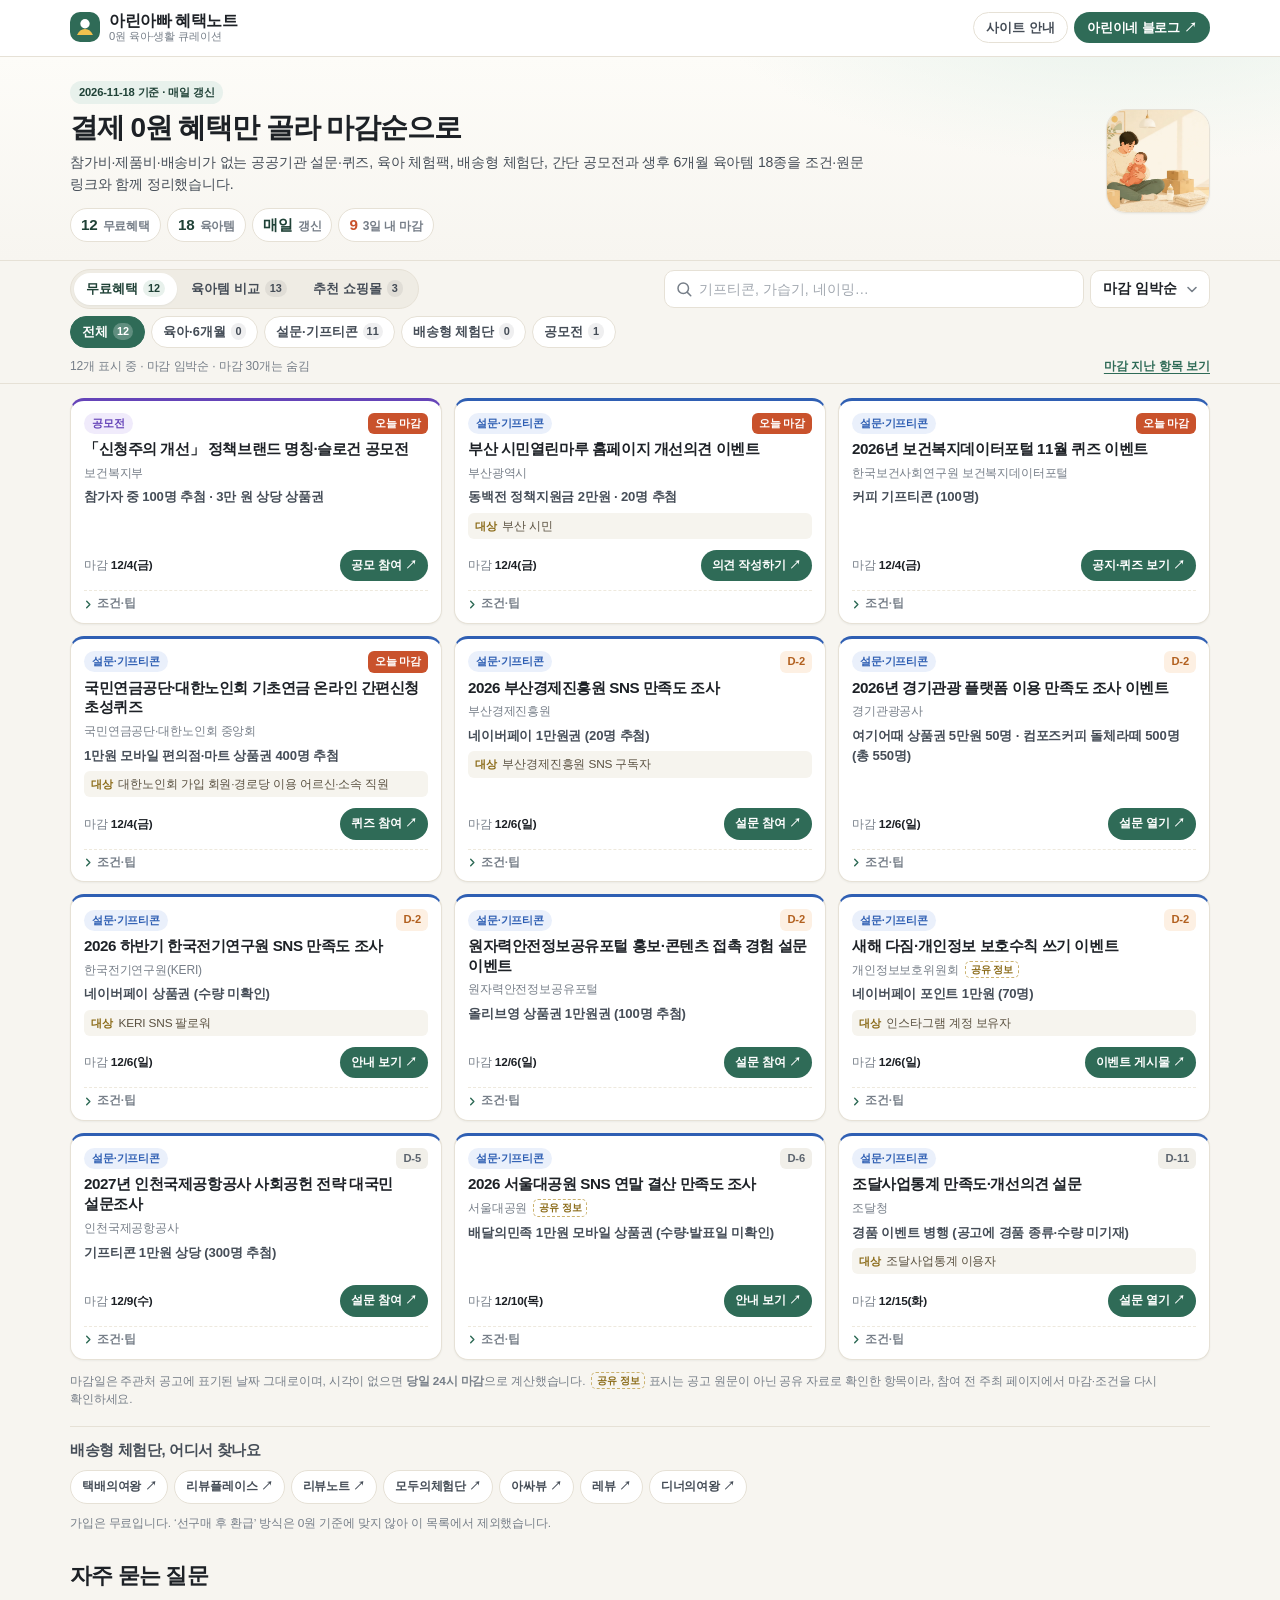
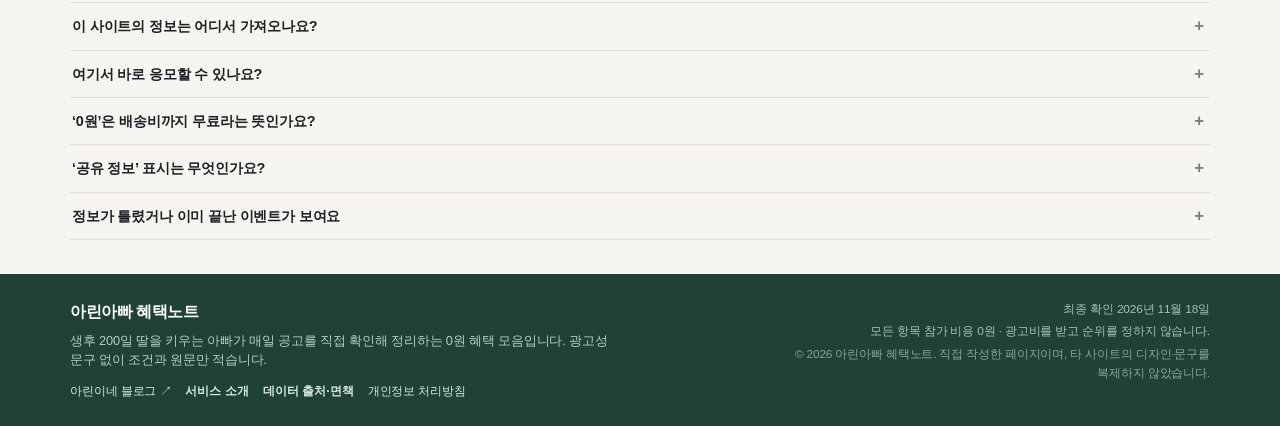
<file: index.html>
<!DOCTYPE html>
<html lang="ko">
<head>
<meta charset="utf-8">
<meta name="viewport" content="width=device-width, initial-scale=1">
<title>아린아빠 혜택노트 | 0원 육아·생활 무료혜택 42건 · 육아템 18종</title>
<meta name="description" content="결제 0원으로 참여하는 육아 체험팩, 공공기관 설문·퀴즈, 배송형 체험단, 간단 공모전 42건과 생후 6개월 육아템 18종을 마감일·조건·원문 링크로 정리했습니다. 2026년 11월 28일 기준.">
<meta name="robots" content="index, follow">
<meta name="theme-color" content="#2f6b57">
<link rel="canonical" href="https://arin-papa.github.io/">
<meta property="og:type" content="website">
<meta property="og:title" content="아린아빠 혜택노트 — 0원 육아·생활 혜택 41건">
<meta property="og:description" content="무료혜택 42건을 마감순으로, 육아템 18종을 가격·체크포인트와 함께 한 화면에 정리했습니다.">
<meta property="og:site_name" content="아린아빠 혜택노트">
<meta property="og:image" content="https://arin-papa.github.io/assets/hero-og.jpg">
<meta property="og:image:width" content="1200">
<meta property="og:image:height" content="630">
<meta property="og:image:alt" content="아빠가 아기를 안고 택배 상자 옆에 앉아 있는 육아 일러스트">
<meta name="twitter:card" content="summary_large_image">
<link rel="icon" href="data:image/svg+xml,%3Csvg xmlns='http://www.w3.org/2000/svg' viewBox='0 0 64 64'%3E%3Crect width='64' height='64' rx='16' fill='%232f6b57'/%3E%3Ccircle cx='32' cy='26' r='11' fill='%23fff'/%3E%3Cpath d='M14 50c4-9 10-14 18-14s14 5 18 14z' fill='%23f2c14e'/%3E%3C/svg%3E">
<link rel="stylesheet" href="style.css?v=20261117e">
<!-- Google tag (gtag.js) · Google Analytics 4 방문자 통계 (자세한 내용은 privacy.html 2항) -->
<script async src="https://www.googletagmanager.com/gtag/js?id=G-89RTVKR5KF"></script>
<script>
  window.dataLayer = window.dataLayer || [];
  function gtag(){dataLayer.push(arguments);}
  gtag('js', new Date());
  gtag('config', 'G-89RTVKR5KF');
</script>
</head>
<body>
<a class="skip-link" href="#main">본문으로 바로가기</a>

<header class="site-header">
  <div class="wrap header-inner">
    <a class="brand" href="./" aria-label="아린아빠 혜택노트 홈">
      <span class="brand-mark" aria-hidden="true">
        <svg viewBox="0 0 64 64" width="30" height="30" role="presentation" focusable="false">
          <rect width="64" height="64" rx="16" fill="#2f6b57"></rect>
          <circle cx="32" cy="25" r="10" fill="#ffffff"></circle>
          <path d="M15 49c3.6-8.6 9.4-13 17-13s13.4 4.4 17 13z" fill="#f2c14e"></path>
        </svg>
      </span>
      <span class="brand-text">
        <strong>아린아빠 혜택노트</strong>
        <small>0원 육아·생활 큐레이션</small>
      </span>
    </a>
    <div class="header-actions">
      <button type="button" class="btn btn-ghost" data-modal="guide">사이트 안내</button>
      <a class="btn btn-blog" href="https://blog.naver.com/sin8153" target="_blank" rel="noopener noreferrer">
        아린이네 블로그 <span aria-hidden="true">↗</span><span class="sr-only">(새 창)</span>
      </a>
    </div>
  </div>
</header>

<main id="main">
  <section class="hero">
    <div class="wrap hero-inner">
      <div class="hero-copy">
        <p class="eyebrow">2026-11-18 기준 · 매일 갱신</p>
        <h1>결제 0원 혜택만 골라 마감순으로</h1>
        <p class="hero-line">
          참가비·제품비·배송비가 없는 공공기관 설문·퀴즈, 육아 체험팩, 배송형 체험단, 간단 공모전과
          생후 6개월 육아템 18종을 조건·원문 링크와 함께 정리했습니다.
        </p>
        <ul class="stat-chips">
          <li><strong id="statTotal">42</strong> 무료혜택</li>
          <li><strong id="statItems">13</strong> 육아템</li>
          <li><strong>매일</strong> 갱신</li>
          <li class="chip-soon"><strong id="statSoon">0</strong> 3일 내 마감</li>
        </ul>
      </div>
      <img class="hero-thumb" src="assets/hero.webp" width="1440" height="810"
           alt="아빠가 아기를 안고 거실에서 택배 상자와 함께 앉아 있는 육아 일러스트"
           fetchpriority="high" decoding="async">
    </div>
  </section>

  <section class="toolbar" id="toolbar" aria-label="보기 선택과 검색">
    <div class="wrap">
      <div class="view-tabs" id="viewTabs" role="tablist" aria-label="보기">
        <button type="button" role="tab" class="view-tab is-active" data-view="events" aria-selected="true" aria-controls="view-events">
          무료혜택 <span class="vt-count" id="vtEvents">42</span>
        </button>
        <button type="button" role="tab" class="view-tab" data-view="babyitems" aria-selected="false" aria-controls="view-babyitems">
          육아템 비교 <span class="vt-count">13</span>
        </button>
        <button type="button" role="tab" class="view-tab" data-view="picks" aria-selected="false" aria-controls="view-picks">
          추천 쇼핑몰 <span class="vt-count">3</span>
        </button>
      </div>
      <div class="controls">
        <div class="search-field">
          <svg viewBox="0 0 24 24" width="18" height="18" aria-hidden="true" focusable="false">
            <circle cx="11" cy="11" r="7" fill="none" stroke="currentColor" stroke-width="2"></circle>
            <path d="M16.5 16.5 21 21" fill="none" stroke="currentColor" stroke-width="2" stroke-linecap="round"></path>
          </svg>
          <label class="sr-only" for="search">키워드 검색</label>
          <input id="search" type="search" autocomplete="off" placeholder="기프티콘, 가습기, 네이밍…">
        </div>
        <div class="select-field" id="sortField">
          <label class="sr-only" for="sort">정렬</label>
          <select id="sort">
            <option value="deadline">마감 임박순</option>
            <option value="latest">최신순</option>
          </select>
        </div>
      </div>
      <div class="tabs" id="eventsFilters">
        <div class="tabs-row" id="tabs" role="tablist" aria-label="카테고리"></div>
      </div>
      <div class="result-line" id="resultLine">
        <p id="resultCount" aria-live="polite">목록을 불러오는 중입니다…</p>
        <button type="button" class="link-btn" id="toggleExpired" aria-pressed="false">마감 지난 항목 보기</button>
      </div>
    </div>
  </section>

  <section class="wrap view" id="view-events" data-view-panel="events" aria-label="무료혜택 목록">
    <p class="stale" id="staleNotice" hidden></p>
        <noscript>
      <div class="nojs">
        <p class="nojs-title">자바스크립트를 끄고 보시는 경우 — 2026-11-28 기준 마감 전 목록</p>
        <ul>
        <li><span class="nojs-cat">공모전</span> <a href="https://main.kotsa.or.kr/portal/bbs/notice_view.do?bbscCode=notice&amp;bbscSeqn=18460&amp;menuCode=05010100" target="_blank" rel="noopener noreferrer">저상 좌석버스 네이밍·아이콘 공모전</a> <span class="nojs-meta">(사)한국지체장애인협회 · 마감 11/29(일)</span></li>
        <li><span class="nojs-cat">설문·기프티콘</span> <a href="https://signal.askcuri.com/v/030db12b-8106-4cfe-bb30-5f72bafe6a82" target="_blank" rel="noopener noreferrer">AI TV 경험 인터뷰 설문</a> <span class="nojs-meta">블랙후즈 · 마감 11/29(일)</span></li>
        <li><span class="nojs-cat">설문·기프티콘</span> <a href="https://www.gy1pick.kr" target="_blank" rel="noopener noreferrer">고양소식·고양원픽 독자 만족도 조사</a> <span class="nojs-meta">고양특례시 · 마감 11/29(일)</span></li>
        <li><span class="nojs-cat">설문·기프티콘</span> <a href="https://d2y0dq2lemx2do.cloudfront.net" target="_blank" rel="noopener noreferrer">누리집 이용자 만족도 조사</a> <span class="nojs-meta">국립한글박물관 · 마감 11/29(일)</span></li>
        <li><span class="nojs-cat">설문·기프티콘</span> <a href="https://forms.gle/KAtBGdC6DrfcYxA57" target="_blank" rel="noopener noreferrer">전남광주경제자유구역청 이모지퀴즈 이벤트</a> <span class="nojs-meta">전남광주경제자유구역청 · 마감 11/29(일)</span></li>
        <li><span class="nojs-cat">설문·기프티콘</span> <a href="https://www.nhis.or.kr" target="_blank" rel="noopener noreferrer">건강모아 서비스 만족도 조사 이벤트</a> <span class="nojs-meta">국민건강보험공단 · 마감 11/29(일)</span></li>
        <li><span class="nojs-cat">설문·기프티콘</span> <a href="https://www.epeople.go.kr/nep/thk/subj/SubjThinkList.npaid" target="_blank" rel="noopener noreferrer">관세국경인재개발원 2차 기관 인지도 설문조사</a> <span class="nojs-meta">관세청 관세국경인재개발원 · 마감 11/30(월) 00:00</span></li>
        <li><span class="nojs-cat">설문·기프티콘</span> <a href="https://modu.go.kr/fron/jdgmn/jdgmnView.do?menu_id=393&amp;qustnr_id=f8772134e8a44ee194218261dfae53c2" target="_blank" rel="noopener noreferrer">2026 농식품 기술상용화 우수성과 국민투표</a> <span class="nojs-meta">농림식품기술기획평가원 · 마감 11/30(월) 15:00</span></li>
        <li><span class="nojs-cat">육아·6개월</span> <a href="https://docs.google.com/forms/d/e/1FAIpQLSfiSA7Lm6ufAeTxc_Cmn6Pm63NlQdiByehWYnpaGNhgd9JYqw/viewform" target="_blank" rel="noopener noreferrer">토리박스 1차 — 12개 브랜드 육아 큐레이션 박스</a> <span class="nojs-meta">마더케이 멘토리 · 마감 11/30(월)</span></li>
        <li><span class="nojs-cat">설문·기프티콘</span> <a href="https://naver.me/xvCODXOE" target="_blank" rel="noopener noreferrer">보조금통합포털 만족도 설문조사</a> <span class="nojs-meta">보조금통합포털(기획재정부·한국재정정보원) · 마감 11/30(월)</span></li>
        <li><span class="nojs-cat">설문·기프티콘</span> <a href="https://form.naver.com/response/AoMxY2hwW3X" target="_blank" rel="noopener noreferrer">2026년 시정소식지 「복사골부천」 만족도 조사</a> <span class="nojs-meta">부천시 · 마감 11/30(월)</span></li>
        <li><span class="nojs-cat">설문·기프티콘</span> <a href="https://forms.gle/9ZFXEF5FzUYPyztDA" target="_blank" rel="noopener noreferrer">디지털윤리 퀴즈 「AI 육아상담소」 11월</a> <span class="nojs-meta">방송미디어통신위원회·한국지능정보사회진흥원 · 마감 11/30(월)</span></li>
        <li><span class="nojs-cat">설문·기프티콘</span> <a href="https://forms.gle/WJDgMfBPfS6yhoCJ8" target="_blank" rel="noopener noreferrer">디지털윤리 퀴즈 「AI 진실게임」 11월</a> <span class="nojs-meta">방송미디어통신위원회·한국지능정보사회진흥원 · 마감 11/30(월)</span></li>
        <li><span class="nojs-cat">설문·기프티콘</span> <a href="https://walla.my/v/xMphf8rGqz7WEkav8WBy" target="_blank" rel="noopener noreferrer">전력을 다해 맞혀라! 전력퀴즈</a> <span class="nojs-meta">한국전력공사 · 마감 11/30(월)</span></li>
        <li><span class="nojs-cat">설문·기프티콘</span> <a href="https://modu.go.kr/fron/jdgmn/jdgmnView.do?menu_id=393&amp;qustnr_id=ca79b2f1456340ec9894847c50747a0d" target="_blank" rel="noopener noreferrer">2026년 지방규제합리화 우수사례 경진대회 국민심사</a> <span class="nojs-meta">행정안전부 · 마감 11/30(월) 24:00</span></li>
        <li><span class="nojs-cat">설문·기프티콘</span> <a href="https://form.naver.com/response/1w5gUehLRwP" target="_blank" rel="noopener noreferrer">11월 보훈문화 종합 포털 퀴즈 이벤트</a> <span class="nojs-meta">국가보훈부 · 마감 11/30(월)</span></li>
        <li><span class="nojs-cat">설문·기프티콘</span> <a href="https://nabo.go.kr/ko/fiscalQuiz/quiz.do?key=2507040020" target="_blank" rel="noopener noreferrer">11월 재정 퀴즈</a> <span class="nojs-meta">국회예산정책처 · 마감 11/30(월)</span></li>
        <li><span class="nojs-cat">설문·기프티콘</span> <a href="https://seolmoon.com/?6571A" target="_blank" rel="noopener noreferrer">2026 대한민국 구석구석 만족도 조사</a> <span class="nojs-meta">한국관광공사 대한민국 구석구석 · 마감 11/30(월)</span></li>
        <li><span class="nojs-cat">배송형 체험단</span> <a href="https://tqueens.net/taste/1622571" target="_blank" rel="noopener noreferrer">[닥터엠 당N] 바나바잎차 30차 배송형 체험단</a> <span class="nojs-meta">닥터엠 (택배의여왕) · 마감 12/2(수)</span></li>
        <li><span class="nojs-cat">배송형 체험단</span> <a href="https://tqueens.net/taste/1658350" target="_blank" rel="noopener noreferrer">[해바라기식품] 부산황금복돼지빵 35차 배송형 체험단</a> <span class="nojs-meta">해바라기식품 (택배의여왕) · 마감 12/2(수)</span></li>
        <li><span class="nojs-cat">배송형 체험단</span> <a href="https://tqueens.net/taste/1671608" target="_blank" rel="noopener noreferrer">[온밥엔] 떡갈비 13차 배송형 체험단</a> <span class="nojs-meta">온밥엔 (택배의여왕) · 마감 12/2(수)</span></li>
        <li><span class="nojs-cat">설문·기프티콘</span> <a href="https://job.gwangyang.go.kr" target="_blank" rel="noopener noreferrer">굿잡광양 서비스 만족도 조사</a> <span class="nojs-meta">광양시 · 마감 12/2(수)</span></li>
        <li><span class="nojs-cat">설문·기프티콘</span> <a href="https://youtu.be/vLcXqdzwsA4" target="_blank" rel="noopener noreferrer">의학 속 데이터 이야기 퀴즈 이벤트</a> <span class="nojs-meta">국가데이터처·디지털에볼루션 · 마감 12/2(수)</span></li>
        <li><span class="nojs-cat">배송형 체험단</span> <a href="https://tqueens.net/taste/1659957" target="_blank" rel="noopener noreferrer">[더마라인] 디렉소 시카 엑소 솔루션 앰플 5 - 1차 배송형 체험단</a> <span class="nojs-meta">더마라인 (택배의여왕) · 마감 12/3(목)</span></li>
        <li><span class="nojs-cat">배송형 체험단</span> <a href="https://tqueens.net/taste/1672068" target="_blank" rel="noopener noreferrer">[도아엘] 율무 레디언트 클레이 팩 0차 배송형 체험단</a> <span class="nojs-meta">도아엘 (택배의여왕) · 마감 12/3(목)</span></li>
        <li><span class="nojs-cat">배송형 체험단</span> <a href="https://tqueens.net/taste/1672084" target="_blank" rel="noopener noreferrer">[잘록] 비우다 스트롱 블루베리요거트맛 10차 배송형 체험단</a> <span class="nojs-meta">잘록 (택배의여왕) · 마감 12/3(목)</span></li>
        <li><span class="nojs-cat">배송형 체험단</span> <a href="https://tqueens.net/taste/1672088" target="_blank" rel="noopener noreferrer">[잘록] 이내 글로우 래디언스 톤업 크림 11 - 1차 배송형 체험단</a> <span class="nojs-meta">잘록 (택배의여왕) · 마감 12/3(목)</span></li>
        <li><span class="nojs-cat">배송형 체험단</span> <a href="https://tqueens.net/taste/1672098" target="_blank" rel="noopener noreferrer">[제라진컴퍼니] 심플리프로즌 김페스토 매운맛 7차 배송형 체험단</a> <span class="nojs-meta">제라진컴퍼니 (택배의여왕) · 마감 12/3(목)</span></li>
        <li><span class="nojs-cat">배송형 체험단</span> <a href="https://tqueens.net/taste/1672120" target="_blank" rel="noopener noreferrer">[조은보담] 코수맥 맥문동 차 진액 5차 배송형 체험단</a> <span class="nojs-meta">조은보담 (택배의여왕) · 마감 12/3(목)</span></li>
        <li><span class="nojs-cat">배송형 체험단</span> <a href="https://tqueens.net/taste/1672090" target="_blank" rel="noopener noreferrer">[YOOSOO] 막걸리 발효 리페어 마스크팩 배송형 체험단</a> <span class="nojs-meta">YOOSOO (택배의여왕) · 마감 12/3(목)</span></li>
        <li><span class="nojs-cat">공모전</span> <a href="https://form.naver.com/response/JsbhhcPWUcK" target="_blank" rel="noopener noreferrer">「신청주의 개선」 정책브랜드 명칭·슬로건 공모전</a> <span class="nojs-meta">보건복지부 · 마감 12/4(금)</span></li>
        <li><span class="nojs-cat">설문·기프티콘</span> <a href="https://forms.gle/d4qEg4VeLMq3tfbU6" target="_blank" rel="noopener noreferrer">부산 시민열린마루 홈페이지 개선의견 이벤트</a> <span class="nojs-meta">부산광역시 · 마감 12/4(금)</span></li>
        <li><span class="nojs-cat">설문·기프티콘</span> <a href="https://www.kihasa.re.kr/dataportal/kor/board/BoardDetail.html?board_class=BOARD02&amp;board_seq=11266" target="_blank" rel="noopener noreferrer">2026년 보건복지데이터포털 11월 퀴즈 이벤트</a> <span class="nojs-meta">한국보건사회연구원 보건복지데이터포털 · 마감 12/4(금)</span></li>
        <li><span class="nojs-cat">설문·기프티콘</span> <a href="https://nps-event.taeris.co.kr/" target="_blank" rel="noopener noreferrer">국민연금공단·대한노인회 기초연금 온라인 간편신청 초성퀴즈</a> <span class="nojs-meta">국민연금공단·대한노인회 중앙회 · 마감 12/4(금)</span></li>
        <li><span class="nojs-cat">설문·기프티콘</span> <a href="https://forms.gle/e2s8tUcvsTrSQhXB9" target="_blank" rel="noopener noreferrer">2026 부산경제진흥원 SNS 만족도 조사</a> <span class="nojs-meta">부산경제진흥원 · 마감 12/6(일)</span></li>
        <li><span class="nojs-cat">설문·기프티콘</span> <a href="https://ggtour.or.kr/information/event/64383c1d-f83a-4984-bcf1-1a3b5d0cbbcd" target="_blank" rel="noopener noreferrer">2026년 경기관광 플랫폼 이용 만족도 조사 이벤트</a> <span class="nojs-meta">경기관광공사 · 마감 12/6(일)</span></li>
        <li><span class="nojs-cat">설문·기프티콘</span> <a href="https://m.blog.naver.com/keri_on/224475445198" target="_blank" rel="noopener noreferrer">2026 하반기 한국전기연구원 SNS 만족도 조사</a> <span class="nojs-meta">한국전기연구원(KERI) · 마감 12/6(일)</span></li>
        <li><span class="nojs-cat">설문·기프티콘</span> <a href="https://forms.gle/miBhNcurPKhHtmZR6" target="_blank" rel="noopener noreferrer">원자력안전정보공유포털 홍보·콘텐츠 접촉 경험 설문 이벤트</a> <span class="nojs-meta">원자력안전정보공유포털 · 마감 12/6(일)</span></li>
        <li><span class="nojs-cat">설문·기프티콘</span> <a href="https://www.instagram.com/p/DgJSmP0GSIS" target="_blank" rel="noopener noreferrer">새해 다짐·개인정보 보호수칙 쓰기 이벤트</a> <span class="nojs-meta">개인정보보호위원회 · 마감 12/6(일)</span></li>
        <li><span class="nojs-cat">설문·기프티콘</span> <a href="https://form.naver.com/response/4eB7DF26rdL" target="_blank" rel="noopener noreferrer">2027년 인천국제공항공사 사회공헌 전략 대국민 설문조사</a> <span class="nojs-meta">인천국제공항공사 · 마감 12/9(수)</span></li>
        <li><span class="nojs-cat">설문·기프티콘</span> <a href="https://moadeuk.com/giveaways/auto-allcon-294f6f7818f93275" target="_blank" rel="noopener noreferrer">2026 서울대공원 SNS 연말 결산 만족도 조사</a> <span class="nojs-meta">서울대공원 · 마감 12/10(목)</span></li>
        <li><span class="nojs-cat">설문·기프티콘</span> <a href="https://naver.me/58qm5d7i" target="_blank" rel="noopener noreferrer">조달사업통계 만족도·개선의견 설문</a> <span class="nojs-meta">조달청 · 마감 12/15(화)</span></li>
        </ul>
      </div>
    </noscript>
    <div class="grid" id="eventGrid"></div>
    <div class="empty" id="emptyState" hidden>
      <p class="empty-title">조건에 맞는 항목이 없습니다</p>
      <p class="empty-desc">검색어를 지우거나 다른 카테고리를 선택해 보세요. 마감된 항목은 기본으로 숨겨집니다.</p>
      <button type="button" class="btn btn-line" id="resetFilters">필터 초기화</button>
    </div>
    <p class="list-note" id="listNote">
      마감일은 주관처 공고에 표기된 날짜 그대로이며, 시각이 없으면 <strong>당일 24시 마감</strong>으로 계산했습니다.
      <span class="flag">공유 정보</span> 표시는 공고 원문이 아닌 공유 자료로 확인한 항목이라, 참여 전 주최 페이지에서 마감·조건을 다시 확인하세요.
    </p>

    <div class="platforms" id="platforms">
      <h2 class="sub-title">배송형 체험단, 어디서 찾나요</h2>
      <ul class="chip-list">
        <li><a href="https://tqueens.net" target="_blank" rel="noopener noreferrer">택배의여왕 <span aria-hidden="true">↗</span></a></li>
        <li><a href="https://www.reviewplace.co.kr" target="_blank" rel="noopener noreferrer">리뷰플레이스 <span aria-hidden="true">↗</span></a></li>
        <li><a href="https://www.reviewnote.co.kr" target="_blank" rel="noopener noreferrer">리뷰노트 <span aria-hidden="true">↗</span></a></li>
        <li><a href="https://modan.kr" target="_blank" rel="noopener noreferrer">모두의체험단 <span aria-hidden="true">↗</span></a></li>
        <li><a href="https://assaview.co.kr" target="_blank" rel="noopener noreferrer">아싸뷰 <span aria-hidden="true">↗</span></a></li>
        <li><a href="https://www.revu.net" target="_blank" rel="noopener noreferrer">레뷰 <span aria-hidden="true">↗</span></a></li>
        <li><a href="https://dinnerqueen.net" target="_blank" rel="noopener noreferrer">디너의여왕 <span aria-hidden="true">↗</span></a></li>
      </ul>
      <p class="small-note">가입은 무료입니다. ‘선구매 후 환급’ 방식은 0원 기준에 맞지 않아 이 목록에서 제외했습니다.</p>
    </div>
  </section>

  <section class="wrap view" id="view-babyitems" data-view-panel="babyitems" aria-label="육아템 비교">
    <div class="view-head">
      <h2 class="section-title">생후 6개월~돌 전, 실제로 쓰는 육아템 18종</h2>
      <p class="section-desc">
        이유식이 시작되고 잠자리가 길어지는 시기 — 품목별 핵심 포인트와 가격대, 고를 때 볼 것만 한 줄로 정리했습니다.
        <span class="muted">가격은 2026년 11월 국내 판매가 기준이며 구성·판매처에 따라 달라집니다.</span>
      </p>
    </div>

    <div class="aff-grid" id="affiliateBody"></div>
    <p class="empty" id="affiliateEmpty" hidden>검색어에 맞는 육아템이 없습니다.</p>

    <p class="disclosure">
      <strong>제휴 안내:</strong> 이 포스팅은 네이버 쇼핑 커넥트 활동의 일환으로, 판매 발생 시 수수료를 제공받습니다.
      이 포스팅은 쿠팡 파트너스 활동의 일환으로, 이에 따른 일정액의 수수료를 제공받습니다.
      각 카드의 구매 버튼은 쿠팡 파트너스·네이버 쇼핑커넥트 등 제휴 링크이며,
      링크를 통하든 직접 구매하든 결제 금액은 같습니다. 제휴 여부는 목록 순위나 소개 내용에 영향을 주지 않습니다.
    </p>
  </section>

  <section class="wrap view" id="view-picks" data-view-panel="picks" aria-label="추천 쇼핑몰">
    <div class="view-head">
      <p class="pick-label">제휴 · 광고</p>
      <h2 class="section-title">아린아빠 추천 쇼핑몰 3곳</h2>
      <p class="section-desc">
        육아용품과 생활용품을 살 때 참고할 만한 곳입니다. 아래 링크는 모두 제휴 링크이며,
        링크를 거쳐 구매하면 운영자가 수수료를 받습니다. 구매 금액은 링크를 거치든 직접 사든 같습니다.
      </p>
    </div>
    <p class="disclosure disclosure--lead">
      <strong>제휴 안내:</strong> 저는 위 상품·서비스를 소개하면서 애드픽으로부터 수수료를 받습니다.
      애드픽 쇼핑메이트는 회원가입과 이용이 무료이고, 가입 후 애드픽을 거쳐 쇼핑하면 구매 금액의 일부가
      포인트로 적립됩니다. 수수료는 이 목록의 순서나 소개 내용에 영향을 주지 않습니다.
    </p>
    <ul class="pick-grid">
      <li class="pick-card">
        <p class="pick-tag">유아동 전문몰</p>
        <h3>보리보리</h3>
        <p class="pick-desc">아기 옷·수유용품·이유식 도구를 베이비·토들러·키즈로 나눠 봅니다.</p>
        <p class="pick-meta">아기 옷 · 수유용품 · 이유식 도구</p>
        <a class="pick-btn" href="https://bitl.bz/r22LhM" target="_blank" rel="sponsored noopener noreferrer" data-partner="adpick">보리보리 둘러보기 <span aria-hidden="true">↗</span><span class="sr-only">(새 창 · 제휴 링크)</span></a>
      </li>
      <li class="pick-card">
        <p class="pick-tag">쇼핑 경유 적립</p>
        <h3>애드픽 쇼핑메이트</h3>
        <p class="pick-desc">평소처럼 쇼핑하되 애드픽을 거치면 구매 금액의 일부가 포인트로 쌓입니다.</p>
        <p class="pick-meta">무료 가입 · 쇼핑 경유 적립</p>
        <a class="pick-btn" href="https://deg.kr/521f142" target="_blank" rel="sponsored noopener noreferrer" data-partner="adpick">쇼핑메이트 가입하기 <span aria-hidden="true">↗</span><span class="sr-only">(새 창 · 제휴 링크)</span></a>
      </li>
      <li class="pick-card">
        <p class="pick-tag">종합몰</p>
        <h3>11번가</h3>
        <p class="pick-desc">기저귀·물티슈·세제처럼 자주 사는 생필품 가격을 비교할 때 씁니다.</p>
        <p class="pick-meta">생필품 · 기저귀 · 세제</p>
        <a class="pick-btn" href="https://bitl.bz/tJc2fZ" target="_blank" rel="sponsored noopener noreferrer" data-partner="adpick">11번가 둘러보기 <span aria-hidden="true">↗</span><span class="sr-only">(새 창 · 제휴 링크)</span></a>
      </li>
    </ul>
    <p class="small-note">
      비교표의 쿠팡·네이버 링크도 제휴 링크입니다. 결제 전 쿠폰·배송비까지 한 번 더 확인하세요.
    </p>
  </section>

  <section class="faq" id="faq">
    <div class="wrap">
      <h2 class="section-title">자주 묻는 질문</h2>
      <details>
        <summary>이 사이트의 정보는 어디서 가져오나요?</summary>
        <p>주관 기관·브랜드의 공고 페이지와 실제 응모 화면에서 확인한 내용만 옮겼습니다. 항목마다 ‘확인 날짜’와 원문 링크를 표시했고, 2차 자료로만 확인한 항목은 <strong>공유 정보</strong> 표시를 붙였습니다.</p>
      </details>
      <details>
        <summary>여기서 바로 응모할 수 있나요?</summary>
        <p>아니요. 이 사이트는 개인정보를 받지 않습니다. 각 카드의 <strong>신청</strong> 버튼을 누르면 주관처의 실제 응모 화면으로 이동합니다.</p>
      </details>
      <details>
        <summary>‘0원’은 배송비까지 무료라는 뜻인가요?</summary>
        <p>참가비·제품비·배송비를 신청자가 부담하지 않는 항목만 0원으로 표시했습니다. 자부담이 있는 항목은 목록에 넣지 않았습니다.</p>
      </details>
      <details>
        <summary>‘공유 정보’ 표시는 무엇인가요?</summary>
        <p>공고 원문 대신 공유받은 자료로 확인한 항목입니다. 제품명과 대략적인 마감일은 맞지만 세부 조건이 바뀔 수 있어, 신청 전 플랫폼에서 마감 시각과 참여 조건을 다시 확인하시길 권합니다.</p>
      </details>
      <details>
        <summary>정보가 틀렸거나 이미 끝난 이벤트가 보여요</summary>
        <p>마감이 지난 항목은 자동으로 숨겨지지만, 주관처 사정으로 조기 마감되는 경우가 있습니다. 잘못된 정보는 <a href="#footer">문의</a>로 알려 주시면 확인 후 고치겠습니다.</p>
      </details>
    </div>
  </section>
</main>

<footer class="site-footer" id="footer">
  <div class="wrap footer-grid">
    <div>
      <p class="footer-brand">아린아빠 혜택노트</p>
      <p class="footer-desc">
        생후 200일 딸을 키우는 아빠가 매일 공고를 직접 확인해 정리하는 0원 혜택 모음입니다.
        광고성 문구 없이 조건과 원문만 적습니다.
      </p>
      <p class="footer-links">
        <a href="https://blog.naver.com/sin8153" target="_blank" rel="noopener noreferrer">아린이네 블로그 <span aria-hidden="true">↗</span></a>
        <button type="button" class="link-btn" data-modal="about">서비스 소개</button>
        <button type="button" class="link-btn" data-modal="sources">데이터 출처·면책</button>
        <a href="privacy.html">개인정보 처리방침</a>
      </p>
    </div>
    <div class="footer-meta">
      <p>최종 확인 <time datetime="2026-11-18">2026년 11월 18일</time></p>
      <p>모든 항목 참가 비용 0원 · 광고비를 받고 순위를 정하지 않습니다.</p>
      <p class="footer-copy">© 2026 아린아빠 혜택노트. 직접 작성한 페이지이며, 타 사이트의 디자인·문구를 복제하지 않았습니다.</p>
    </div>
  </div>
</footer>

<div class="modal" id="modal" hidden>
  <div class="modal-backdrop" data-close="backdrop"></div>
  <div class="modal-panel" role="dialog" aria-modal="true" aria-labelledby="modalTitle" aria-describedby="modalBody">
    <button type="button" class="modal-close" data-close aria-label="창 닫기">✕</button>
    <h2 id="modalTitle">안내</h2>
    <div id="modalBody" class="modal-body"></div>
  </div>
</div>

<template id="tpl-guide">
  <h3>이 사이트는 이렇게 운영됩니다</h3>
  <p>결제가 필요한 항목은 싣지 않습니다. 참가비·제품비·배송비를 신청자가 부담하는 이벤트, 선구매 후 환급형 캠페인은 목록에서 제외했습니다.</p>
  <h3>0원 혜택, 이렇게 쓰면 좋습니다</h3>
  <ul>
    <li><strong>D-3부터</strong> — 기본 정렬이 마감 임박순입니다. 3일 안에 끝나는 항목부터 처리하면 놓치지 않습니다.</li>
    <li><strong>조건 먼저</strong> — 월령·지역·SNS 인증 요구는 당첨 후에도 문제가 됩니다. 조건이 맞지 않으면 넘기세요.</li>
    <li><strong>리뷰 미션은 시간까지</strong> — 사진 15장·영상 1개·800자 같은 미션은 촬영 시간까지 계산해야 합니다.</li>
    <li><strong>개인정보는 최소만</strong> — 계좌 비밀번호나 신분증 원본을 요구하는 곳은 응모하지 마세요.</li>
  </ul>
  <h3>표시 기준</h3>
  <ul>
    <li><strong>0원</strong> — 신청자 부담 없이 참여할 수 있는 항목</li>
    <li><strong>D-day</strong> — 오늘을 기준으로 계산한 남은 날 (당일 24시 마감 반영)</li>
    <li><strong>대상</strong> — 참여 자격이 좁혀진 항목의 한 줄 조건</li>
    <li><strong>공유 정보</strong> — 원문 대신 공유 자료로 확인해, 참여 전 재확인이 필요한 항목</li>
  </ul>
  <h3>순위는 돈으로 정하지 않습니다</h3>
  <p>광고비나 제휴 수수료를 받고 목록 순서를 바꾸지 않습니다. 기본 정렬은 마감이 가까운 순서입니다.</p>
  <h3>응모는 본인 확인 후 직접</h3>
  <p>이 사이트는 개인정보를 수집하지 않으며, 회원가입·응모 대행도 하지 않습니다. 모든 신청은 원문 페이지에서 직접 진행됩니다. 자세한 내용은 <a href="privacy.html">개인정보 처리방침</a>에 정리해 두었습니다.</p>
</template>

<template id="tpl-about">
  <h3>무엇을 하는 곳인가요</h3>
  <p>육아 중에도 5분 안에 확인할 수 있는 ‘0원 혜택 목록’을 만들고 있습니다. 공공기관 설문·퀴즈, 브랜드 체험팩, 배송형 체험단, 상금이 작아도 응모가 간단한 공모전을 매일 살펴보고, 조건이 명확한 43건을 남겼습니다.</p>
  <h3>왜 0원만 다루나요</h3>
  <p>아이 용품은 이미 지출이 많은 항목입니다. 혜택을 찾다가 오히려 돈을 쓰는 구조(선구매 후 환급, 배송비 자부담, 유료 멤버십 조건)는 혜택이 아니라고 판단해 넣지 않습니다.</p>
  <h3>육아템 18종은 왜 비교하나요</h3>
  <p>생후 6개월 전후로 실제로 사게 되는 품목만 골라, 가격대와 고를 때 볼 점을 함께 적었습니다. 구매 버튼은 제휴 링크이지만 소개 순서와 평가에는 영향을 주지 않습니다.</p>
  <h3>운영자</h3>
  <p>생후 200일 딸을 키우는 개인 운영자입니다. 육아 기록은 <a href="https://blog.naver.com/sin8153" target="_blank" rel="noopener noreferrer">아린이네 블로그</a>에 남기고 있습니다.</p>
</template>

<template id="tpl-sources">
  <h3>데이터 출처</h3>
  <ul>
    <li>각 카드에 표시된 주관 기관·브랜드의 공고 페이지 및 실제 응모 화면</li>
    <li>공공기관 이벤트는 해당 기관 홈페이지 공지, 네이버폼·구글폼 응모 페이지</li>
    <li>체험단은 택배의여왕·리뷰플레이스·리뷰노트·모두의체험단·아싸뷰 등 플랫폼의 캠페인 페이지</li>
    <li>상품 정보는 네이버 쇼핑 상품 페이지(가격·리뷰 수)와 판매처 공식 안내</li>
  </ul>
  <h3>면책</h3>
  <p>이 사이트는 정보 제공 목적의 요약 페이지입니다. 각 이벤트의 주최자는 해당 기관·브랜드이며, 이 사이트는 응모·선정·배송·경품 지급의 당사자가 아닙니다.</p>
  <p>마감일·경품·조건은 주관처 사정으로 예고 없이 바뀔 수 있습니다. 응모 전 반드시 원문 공고를 확인하시고, 원문과 이 페이지의 내용이 다를 경우 원문이 우선합니다.</p>
  <p>정보의 오류나 지연으로 생긴 손해에 대해 운영자는 책임지지 않습니다. 잘못된 정보를 발견하면 알려 주시면 확인 후 수정합니다.</p>
  <h3>저작권</h3>
  <p>이 페이지의 문장과 디자인은 운영자가 직접 작성했습니다. 각 이벤트의 명칭·상표는 해당 권리자에게 있으며, 원문 내용을 복제하지 않고 사실만 요약했습니다.</p>
  <p>이미지(히어로 배너·상품 썸네일)는 운영자가 직접 만든 일러스트이거나 제휴 상품 이미지입니다. 다른 사이트의 사진을 가져오거나 연결(핫링크)하지 않았습니다.</p>
</template>

<script src="data/events.js?v=20261117e"></script>
<script src="app.js?v=20261117e"></script>
</body>
</html>
</file>
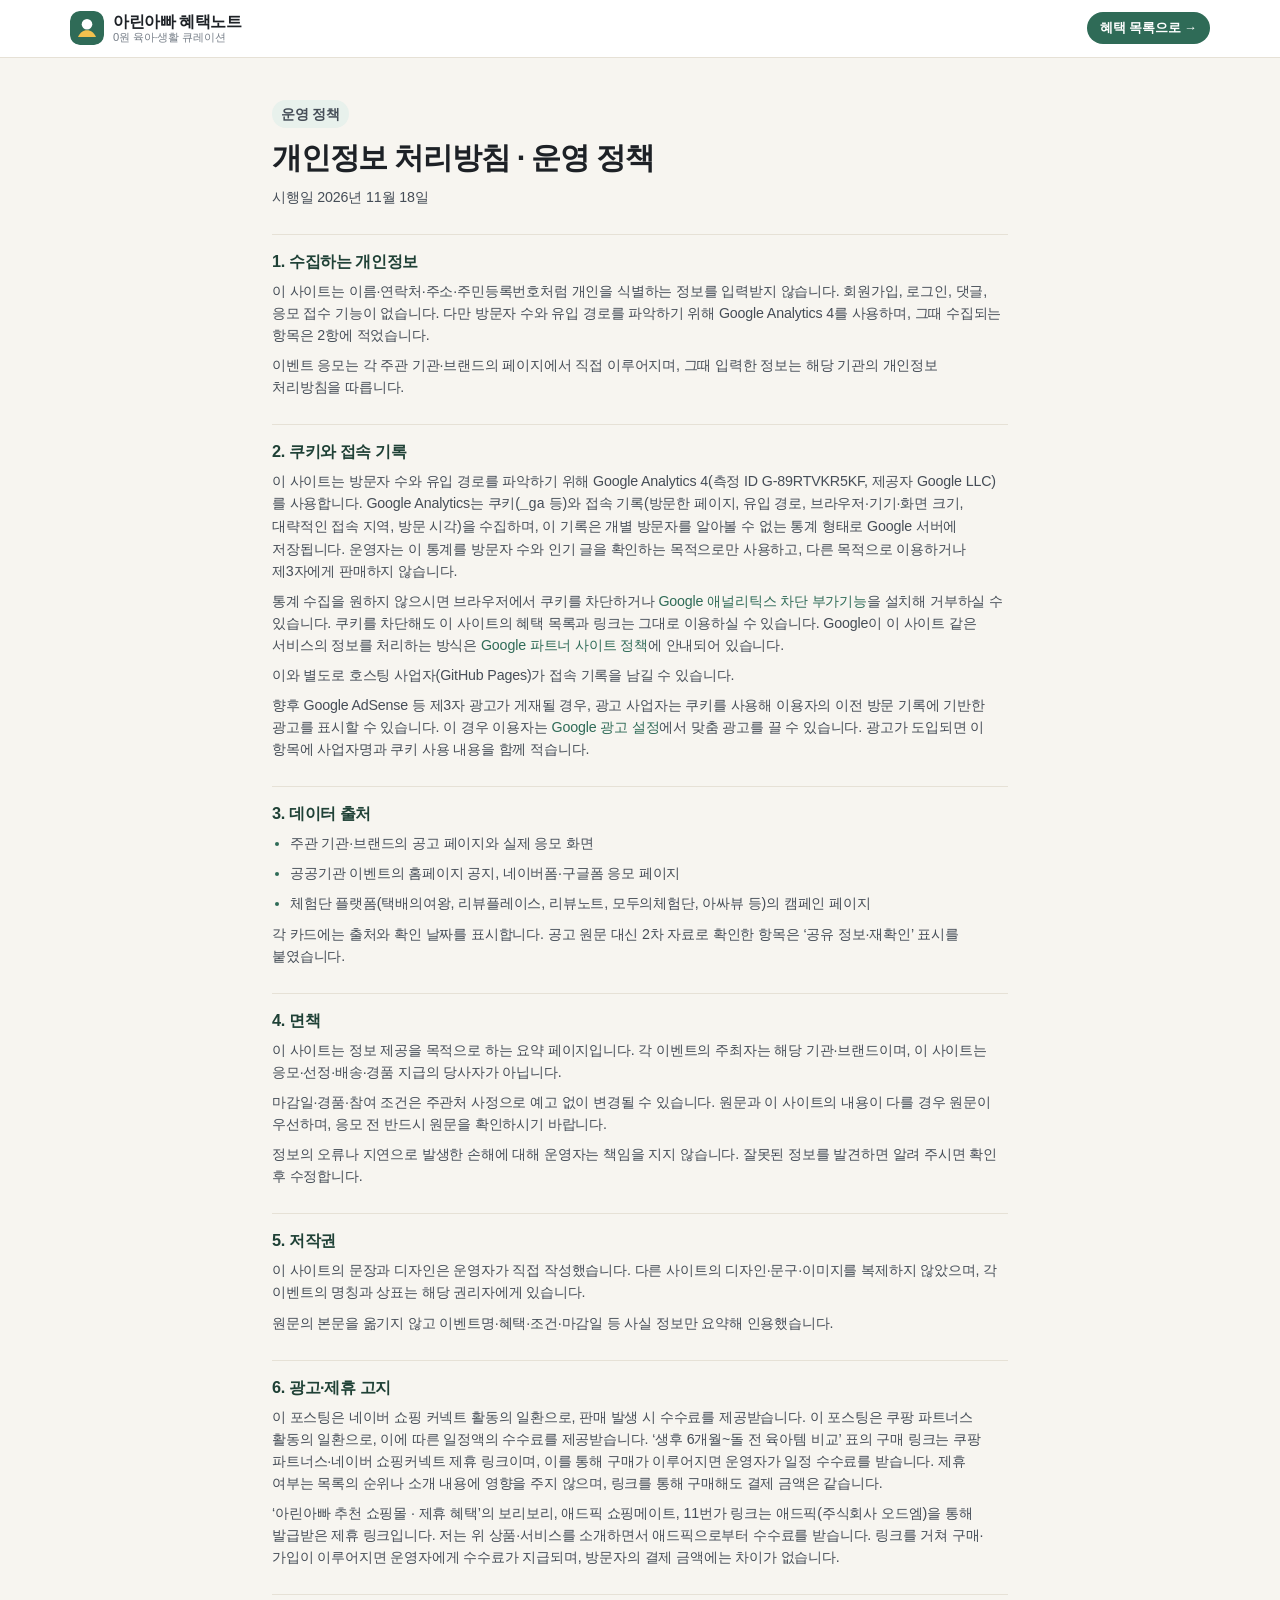
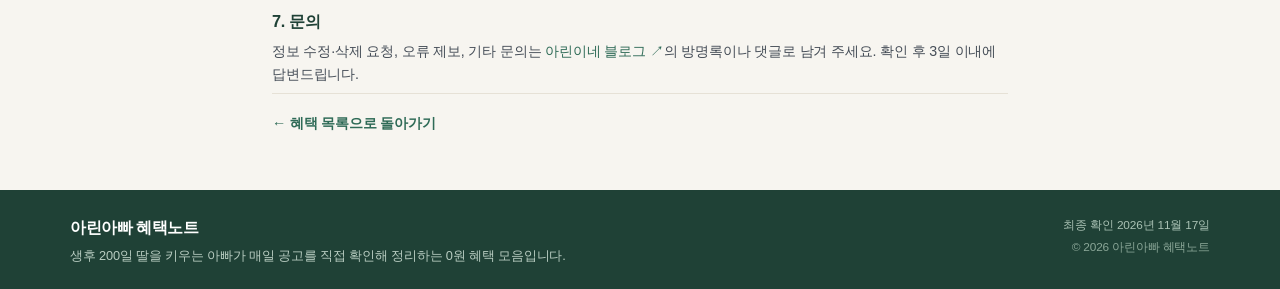
<file: privacy.html>
<!DOCTYPE html>
<html lang="ko">
<head>
<meta charset="utf-8">
<meta name="viewport" content="width=device-width, initial-scale=1">
<title>개인정보 처리방침 · 운영 정책 | 아린아빠 혜택노트</title>
<meta name="description" content="아린아빠 혜택노트의 개인정보 처리방침, 데이터 출처와 면책 안내, 광고·제휴 고지, 문의 방법을 정리했습니다.">
<meta name="robots" content="index, follow">
<meta name="theme-color" content="#2f6b57">
<link rel="icon" href="data:image/svg+xml,%3Csvg xmlns='http://www.w3.org/2000/svg' viewBox='0 0 64 64'%3E%3Crect width='64' height='64' rx='16' fill='%232f6b57'/%3E%3Ccircle cx='32' cy='26' r='11' fill='%23fff'/%3E%3Cpath d='M14 50c4-9 10-14 18-14s14 5 18 14z' fill='%23f2c14e'/%3E%3C/svg%3E">
<link rel="stylesheet" href="style.css?v=20261117e">
</head>
<body>
<header class="site-header">
  <div class="wrap header-inner">
    <a class="brand" href="./" aria-label="아린아빠 혜택노트 홈">
      <span class="brand-mark" aria-hidden="true">
        <svg viewBox="0 0 64 64" width="34" height="34" role="presentation" focusable="false">
          <rect width="64" height="64" rx="16" fill="#2f6b57"></rect>
          <circle cx="32" cy="25" r="10" fill="#ffffff"></circle>
          <path d="M15 49c3.6-8.6 9.4-13 17-13s13.4 4.4 17 13z" fill="#f2c14e"></path>
        </svg>
      </span>
      <span class="brand-text">
        <strong>아린아빠 혜택노트</strong>
        <small>0원 육아·생활 큐레이션</small>
      </span>
    </a>
    <div class="header-actions">
      <a class="btn btn-blog" href="./">혜택 목록으로 <span aria-hidden="true">→</span></a>
    </div>
  </div>
</header>

<main class="wrap doc">
  <p class="eyebrow">운영 정책</p>
  <h1>개인정보 처리방침 · 운영 정책</h1>
  <p class="doc-updated">시행일 <time datetime="2026-11-18">2026년 11월 18일</time></p>

  <h2>1. 수집하는 개인정보</h2>
  <p>이 사이트는 이름·연락처·주소·주민등록번호처럼 개인을 식별하는 정보를 입력받지 않습니다. 회원가입, 로그인, 댓글, 응모 접수 기능이 없습니다. 다만 방문자 수와 유입 경로를 파악하기 위해 Google Analytics 4를 사용하며, 그때 수집되는 항목은 2항에 적었습니다.</p>
  <p>이벤트 응모는 각 주관 기관·브랜드의 페이지에서 직접 이루어지며, 그때 입력한 정보는 해당 기관의 개인정보 처리방침을 따릅니다.</p>

  <h2>2. 쿠키와 접속 기록</h2>
  <p>이 사이트는 방문자 수와 유입 경로를 파악하기 위해 Google Analytics 4(측정 ID G-89RTVKR5KF, 제공자 Google LLC)를 사용합니다. Google Analytics는 쿠키(<code>_ga</code> 등)와 접속 기록(방문한 페이지, 유입 경로, 브라우저·기기·화면 크기, 대략적인 접속 지역, 방문 시각)을 수집하며, 이 기록은 개별 방문자를 알아볼 수 없는 통계 형태로 Google 서버에 저장됩니다. 운영자는 이 통계를 방문자 수와 인기 글을 확인하는 목적으로만 사용하고, 다른 목적으로 이용하거나 제3자에게 판매하지 않습니다.</p>
  <p>통계 수집을 원하지 않으시면 브라우저에서 쿠키를 차단하거나 <a href="https://tools.google.com/dlpage/gaoptout" target="_blank" rel="noopener noreferrer">Google 애널리틱스 차단 부가기능</a>을 설치해 거부하실 수 있습니다. 쿠키를 차단해도 이 사이트의 혜택 목록과 링크는 그대로 이용하실 수 있습니다. Google이 이 사이트 같은 서비스의 정보를 처리하는 방식은 <a href="https://policies.google.com/technologies/partner-sites" target="_blank" rel="noopener noreferrer">Google 파트너 사이트 정책</a>에 안내되어 있습니다.</p>
  <p>이와 별도로 호스팅 사업자(GitHub Pages)가 접속 기록을 남길 수 있습니다.</p>
  <p>향후 Google AdSense 등 제3자 광고가 게재될 경우, 광고 사업자는 쿠키를 사용해 이용자의 이전 방문 기록에 기반한 광고를 표시할 수 있습니다. 이 경우 이용자는 <a href="https://www.google.com/settings/ads" target="_blank" rel="noopener noreferrer">Google 광고 설정</a>에서 맞춤 광고를 끌 수 있습니다. 광고가 도입되면 이 항목에 사업자명과 쿠키 사용 내용을 함께 적습니다.</p>

  <h2>3. 데이터 출처</h2>
  <ul>
    <li>주관 기관·브랜드의 공고 페이지와 실제 응모 화면</li>
    <li>공공기관 이벤트의 홈페이지 공지, 네이버폼·구글폼 응모 페이지</li>
    <li>체험단 플랫폼(택배의여왕, 리뷰플레이스, 리뷰노트, 모두의체험단, 아싸뷰 등)의 캠페인 페이지</li>
  </ul>
  <p>각 카드에는 출처와 확인 날짜를 표시합니다. 공고 원문 대신 2차 자료로 확인한 항목은 ‘공유 정보·재확인’ 표시를 붙였습니다.</p>

  <h2>4. 면책</h2>
  <p>이 사이트는 정보 제공을 목적으로 하는 요약 페이지입니다. 각 이벤트의 주최자는 해당 기관·브랜드이며, 이 사이트는 응모·선정·배송·경품 지급의 당사자가 아닙니다.</p>
  <p>마감일·경품·참여 조건은 주관처 사정으로 예고 없이 변경될 수 있습니다. 원문과 이 사이트의 내용이 다를 경우 원문이 우선하며, 응모 전 반드시 원문을 확인하시기 바랍니다.</p>
  <p>정보의 오류나 지연으로 발생한 손해에 대해 운영자는 책임을 지지 않습니다. 잘못된 정보를 발견하면 알려 주시면 확인 후 수정합니다.</p>

  <h2>5. 저작권</h2>
  <p>이 사이트의 문장과 디자인은 운영자가 직접 작성했습니다. 다른 사이트의 디자인·문구·이미지를 복제하지 않았으며, 각 이벤트의 명칭과 상표는 해당 권리자에게 있습니다.</p>
  <p>원문의 본문을 옮기지 않고 이벤트명·혜택·조건·마감일 등 사실 정보만 요약해 인용했습니다.</p>

  <h2>6. 광고·제휴 고지</h2>
  <p>이 포스팅은 네이버 쇼핑 커넥트 활동의 일환으로, 판매 발생 시 수수료를 제공받습니다. 이 포스팅은 쿠팡 파트너스 활동의 일환으로, 이에 따른 일정액의 수수료를 제공받습니다. ‘생후 6개월~돌 전 육아템 비교’ 표의 구매 링크는 쿠팡 파트너스·네이버 쇼핑커넥트 제휴 링크이며, 이를 통해 구매가 이루어지면 운영자가 일정 수수료를 받습니다. 제휴 여부는 목록의 순위나 소개 내용에 영향을 주지 않으며, 링크를 통해 구매해도 결제 금액은 같습니다.</p>
  <p>‘아린아빠 추천 쇼핑몰 · 제휴 혜택’의 보리보리, 애드픽 쇼핑메이트, 11번가 링크는 애드픽(주식회사 오드엠)을 통해 발급받은 제휴 링크입니다. 저는 위 상품·서비스를 소개하면서 애드픽으로부터 수수료를 받습니다. 링크를 거쳐 구매·가입이 이루어지면 운영자에게 수수료가 지급되며, 방문자의 결제 금액에는 차이가 없습니다.</p>

  <h2>7. 문의</h2>
  <p>정보 수정·삭제 요청, 오류 제보, 기타 문의는 <a href="https://blog.naver.com/sin8153" target="_blank" rel="noopener noreferrer">아린이네 블로그 <span aria-hidden="true">↗</span></a>의 방명록이나 댓글로 남겨 주세요. 확인 후 3일 이내에 답변드립니다.</p>

  <p class="doc-back"><a href="./">← 혜택 목록으로 돌아가기</a></p>
</main>

<footer class="site-footer">
  <div class="wrap footer-grid">
    <div>
      <p class="footer-brand">아린아빠 혜택노트</p>
      <p class="footer-desc">생후 200일 딸을 키우는 아빠가 매일 공고를 직접 확인해 정리하는 0원 혜택 모음입니다.</p>
    </div>
    <div class="footer-meta">
      <p>최종 확인 <time datetime="2026-11-17">2026년 11월 17일</time></p>
      <p class="footer-copy">© 2026 아린아빠 혜택노트</p>
    </div>
  </div>
</footer>
</body>
</html>
</file>
<file: style.css>
/* ==========================================================================
   아린아빠 혜택노트 — style.css
   고밀도·컴팩트 레이아웃. 외부 폰트·프레임워크 없이 직접 작성했습니다.
   ========================================================================== */

:root {
  --bg: #f7f5f0;
  --surface: #ffffff;
  --ink: #1d2126;
  --ink-soft: #454d57;
  --muted: #767e88;
  --line: #e6e1d6;
  --brand: #2f6b57;
  --brand-dark: #1f4136;
  --brand-soft: #e8f1ec;
  --accent: #c9522c;
  --gold: #e5b53f;
  --baby: #b2416f;
  --baby-bg: #fdeef4;
  --survey: #2f5fb3;
  --survey-bg: #eaf0fb;
  --delivery: #2b7355;
  --delivery-bg: #e7f5ee;
  --contest: #6544b8;
  --contest-bg: #f0ebfb;
  --radius: 14px;
  --shadow-sm: 0 1px 2px rgba(28, 32, 38, 0.05);
  --shadow-md: 0 8px 20px rgba(28, 32, 38, 0.08);
}

*,
*::before,
*::after {
  box-sizing: border-box;
}

[hidden] {
  display: none !important;
}

html {
  scroll-behavior: smooth;
  -webkit-text-size-adjust: 100%;
}

section[id],
main[id] {
  scroll-margin-top: 120px;
}

body {
  margin: 0;
  background: var(--bg);
  color: var(--ink);
  font-family: "Pretendard", -apple-system, BlinkMacSystemFont, "Apple SD Gothic Neo",
    "Malgun Gothic", "맑은 고딕", "Noto Sans KR", "Segoe UI", Roboto, sans-serif;
  font-size: 15px;
  line-height: 1.55;
  letter-spacing: -0.01em;
  word-break: keep-all;
  overflow-wrap: anywhere;
}

h1, h2, h3, h4 {
  margin: 0;
  line-height: 1.3;
  letter-spacing: -0.025em;
}

p {
  margin: 0;
}

ul, ol {
  margin: 0;
  padding: 0;
  list-style: none;
}

a {
  color: var(--brand);
  text-decoration: none;
}

a:hover {
  text-decoration: underline;
}

button {
  font: inherit;
  color: inherit;
}

:focus-visible {
  outline: 3px solid rgba(47, 107, 87, 0.45);
  outline-offset: 2px;
  border-radius: 6px;
}

.sr-only {
  position: absolute;
  width: 1px;
  height: 1px;
  padding: 0;
  margin: -1px;
  overflow: hidden;
  clip: rect(0 0 0 0);
  white-space: nowrap;
  border: 0;
}

.skip-link {
  position: absolute;
  left: 12px;
  top: -48px;
  z-index: 100;
  padding: 10px 16px;
  border-radius: 10px;
  background: var(--brand);
  color: #fff;
  transition: top 0.15s ease;
}

.skip-link:focus {
  top: 12px;
}

.wrap {
  width: min(1140px, 100% - 28px);
  margin: 0 auto;
}

.muted {
  color: var(--muted);
  font-weight: 400;
}

/* ── 헤더 ───────────────────────────────────────────────── */

.site-header {
  background: var(--surface);
  border-bottom: 1px solid var(--line);
}

.header-inner {
  display: flex;
  flex-wrap: wrap;
  align-items: center;
  justify-content: space-between;
  gap: 8px;
  padding: 11px 0 12px;
}

.brand {
  display: flex;
  align-items: center;
  gap: 9px;
  color: inherit;
  text-decoration: none;
}

.brand:hover {
  text-decoration: none;
}

.brand-mark {
  display: inline-flex;
  flex: 0 0 auto;
  border-radius: 10px;
  overflow: hidden;
}

.brand-text {
  display: flex;
  flex-direction: column;
  line-height: 1.2;
}

.brand-text strong {
  font-size: 1rem;
  font-weight: 800;
  letter-spacing: -0.03em;
}

.brand-text small {
  font-size: 0.7rem;
  color: var(--muted);
}

.header-actions {
  display: flex;
  align-items: center;
  gap: 6px;
  margin-left: auto;
}

.btn {
  display: inline-flex;
  align-items: center;
  gap: 4px;
  padding: 7px 12px;
  border: 1px solid transparent;
  border-radius: 999px;
  font-size: 0.8rem;
  font-weight: 700;
  line-height: 1.2;
  white-space: nowrap;
  cursor: pointer;
  transition: background 0.15s ease, border-color 0.15s ease;
}

.btn:hover {
  text-decoration: none;
}

.btn-ghost {
  background: var(--surface);
  border-color: var(--line);
  color: var(--ink-soft);
}

.btn-ghost:hover {
  background: var(--brand-soft);
}

.btn-blog {
  background: var(--brand);
  color: #fff;
}

.btn-blog:hover {
  background: var(--brand-dark);
}

.btn-line {
  background: transparent;
  border-color: var(--brand);
  color: var(--brand);
}

/* ── 히어로(컴팩트) ─────────────────────────────────────── */

.hero {
  padding: 20px 0 16px;
  background:
    radial-gradient(600px 240px at 88% -30%, #e6f1ea 0%, rgba(230, 241, 234, 0) 70%),
    linear-gradient(180deg, #fdfcf8 0%, var(--bg) 100%);
  border-bottom: 1px solid var(--line);
}

.hero-inner {
  display: flex;
  align-items: center;
  justify-content: space-between;
  gap: 14px;
}

.hero-copy {
  display: flex;
  flex-direction: column;
  align-items: flex-start;
  gap: 6px;
  min-width: 0;
}

.hero-thumb {
  display: none;
  flex: 0 0 auto;
  width: 104px;
  height: 104px;
  border: 1px solid var(--line);
  border-radius: 20px;
  object-fit: cover;
  object-position: 40% 50%;
  box-shadow: var(--shadow-sm);
}

.eyebrow {
  display: inline-block;
  padding: 3px 9px;
  border-radius: 999px;
  background: var(--brand-soft);
  color: var(--brand-dark);
  font-size: 0.7rem;
  font-weight: 700;
}

.hero h1 {
  font-size: clamp(1.3rem, 4.4vw, 1.75rem);
  font-weight: 800;
  letter-spacing: -0.04em;
}

.hero-line {
  max-width: 52rem;
  color: var(--ink-soft);
  font-size: 0.88rem;
}

.stat-chips {
  display: flex;
  flex-wrap: wrap;
  gap: 6px;
  margin-top: 6px;
}

.stat-chips li {
  display: inline-flex;
  align-items: baseline;
  gap: 5px;
  padding: 4px 10px;
  border: 1px solid var(--line);
  border-radius: 999px;
  background: var(--surface);
  color: var(--muted);
  font-size: 0.75rem;
  font-weight: 600;
}

.stat-chips strong {
  color: var(--brand-dark);
  font-size: 0.95rem;
  font-weight: 800;
  font-variant-numeric: tabular-nums;
}

.stat-chips .chip-soon strong {
  color: var(--accent);
}

/* ── 툴바 ───────────────────────────────────────────────── */

.toolbar {
  position: sticky;
  top: 0;
  z-index: 30;
  padding: 8px 0 7px;
  background: rgba(247, 245, 240, 0.96);
  border-bottom: 1px solid var(--line);
  backdrop-filter: saturate(150%) blur(10px);
  -webkit-backdrop-filter: saturate(150%) blur(10px);
}

.toolbar .wrap {
  display: flex;
  flex-wrap: wrap;
  align-items: center;
  gap: 7px 10px;
}

.view-tabs {
  display: inline-flex;
  flex: 0 0 auto;
  padding: 3px;
  border: 1px solid var(--line);
  border-radius: 999px;
  background: #efece4;
  gap: 2px;
}

.view-tab {
  display: inline-flex;
  align-items: center;
  gap: 5px;
  padding: 6px 12px;
  border: 0;
  border-radius: 999px;
  background: transparent;
  color: var(--ink-soft);
  font-size: 0.82rem;
  font-weight: 700;
  white-space: nowrap;
  cursor: pointer;
}

.view-tab:hover {
  background: rgba(255, 255, 255, 0.7);
}

.view-tab.is-active {
  background: var(--surface);
  color: var(--brand-dark);
  box-shadow: var(--shadow-sm);
}

.vt-count {
  min-width: 1.5em;
  padding: 0 5px;
  border-radius: 999px;
  background: rgba(29, 33, 38, 0.07);
  font-size: 0.68rem;
  font-weight: 800;
  text-align: center;
}

.view-tab.is-active .vt-count {
  background: var(--brand-soft);
  color: var(--brand-dark);
}

.controls {
  display: flex;
  flex-wrap: wrap;
  gap: 6px;
  flex: 1 1 240px;
  justify-content: flex-end;
}

.search-field {
  position: relative;
  flex: 1 1 200px;
  display: flex;
  align-items: center;
  max-width: 420px;
}

.search-field svg {
  position: absolute;
  left: 11px;
  color: var(--muted);
  pointer-events: none;
}

.search-field input {
  width: 100%;
  height: 38px;
  padding: 0 12px 0 34px;
  border: 1px solid var(--line);
  border-radius: 10px;
  background: var(--surface);
  color: var(--ink);
  font: inherit;
  font-size: 0.88rem;
  appearance: none;
}

.search-field input::placeholder {
  color: #a3a9b1;
}

.search-field input:focus {
  border-color: var(--brand);
  outline: none;
  box-shadow: 0 0 0 3px rgba(47, 107, 87, 0.13);
}

.select-field select {
  height: 38px;
  padding: 0 32px 0 12px;
  border: 1px solid var(--line);
  border-radius: 10px;
  background: var(--surface)
    url("data:image/svg+xml,%3Csvg xmlns='http://www.w3.org/2000/svg' width='14' height='14' viewBox='0 0 14 14'%3E%3Cpath d='M3 5.5 7 9.5 11 5.5' fill='none' stroke='%23767e88' stroke-width='1.6' stroke-linecap='round' stroke-linejoin='round'/%3E%3C/svg%3E")
    no-repeat right 10px center;
  color: var(--ink);
  font: inherit;
  font-size: 0.85rem;
  font-weight: 600;
  cursor: pointer;
  appearance: none;
}

.select-field select:focus {
  border-color: var(--brand);
  outline: none;
  box-shadow: 0 0 0 3px rgba(47, 107, 87, 0.13);
}

.tabs {
  flex: 1 1 100%;
}

.tabs-row {
  display: flex;
  gap: 6px;
  overflow-x: auto;
  padding-bottom: 2px;
  scrollbar-width: none;
}

.tabs-row::-webkit-scrollbar {
  display: none;
}

.tab {
  display: inline-flex;
  align-items: center;
  gap: 5px;
  flex: 0 0 auto;
  padding: 5px 11px;
  border: 1px solid var(--line);
  border-radius: 999px;
  background: var(--surface);
  color: var(--ink-soft);
  font-size: 0.8rem;
  font-weight: 700;
  cursor: pointer;
}

.tab:hover {
  border-color: #cfd8d2;
}

.tab.is-active {
  background: var(--brand);
  border-color: var(--brand);
  color: #fff;
}

.tab-count {
  min-width: 1.4em;
  padding: 0 4px;
  border-radius: 999px;
  background: rgba(29, 33, 38, 0.07);
  font-size: 0.68rem;
  font-weight: 800;
  text-align: center;
}

.tab.is-active .tab-count {
  background: rgba(255, 255, 255, 0.24);
  color: #fff;
}

.result-line {
  display: flex;
  flex: 1 1 100%;
  align-items: center;
  justify-content: space-between;
  gap: 4px 10px;
  font-size: 0.76rem;
  color: var(--muted);
}

.link-btn {
  padding: 0;
  border: 0;
  background: none;
  color: var(--brand);
  font-size: inherit;
  font-weight: 700;
  text-decoration: underline;
  text-underline-offset: 3px;
  cursor: pointer;
}

/* ── 목록 ───────────────────────────────────────────────── */

.view {
  padding: 14px 0 4px;
}

.listings {
  padding: 22px 0 8px;
}

.stale {
  margin: 0 0 12px;
  padding: 10px 12px;
  border: 1px solid #f0dfb6;
  border-radius: 10px;
  background: #fdf7e6;
  color: #7a5c12;
  font-size: 0.82rem;
}

.grid {
  display: grid;
  grid-template-columns: 1fr;
  gap: 10px;
}

.card {
  display: flex;
  flex-direction: column;
  gap: 5px;
  padding: 12px 13px 10px;
  border: 1px solid var(--line);
  border-top: 3px solid var(--brand);
  border-radius: var(--radius);
  background: var(--surface);
  box-shadow: var(--shadow-sm);
  transition: box-shadow 0.16s ease, transform 0.16s ease, border-color 0.16s ease;
}

.card--baby { border-top-color: var(--baby); }
.card--survey { border-top-color: var(--survey); }
.card--delivery { border-top-color: var(--delivery); }
.card--contest { border-top-color: var(--contest); }

.card:hover {
  border-color: #d9d3c5;
  box-shadow: var(--shadow-md);
  transform: translateY(-1px);
}

.card.is-expired {
  opacity: 0.62;
}

.card.is-expired:hover {
  transform: none;
}

.card-top {
  display: flex;
  align-items: center;
  justify-content: space-between;
  gap: 6px;
}

.badge {
  display: inline-flex;
  align-items: center;
  padding: 2px 8px;
  border-radius: 999px;
  font-size: 0.68rem;
  font-weight: 800;
}

.badge--baby { background: var(--baby-bg); color: var(--baby); }
.badge--survey { background: var(--survey-bg); color: var(--survey); }
.badge--delivery { background: var(--delivery-bg); color: var(--delivery); }
.badge--contest { background: var(--contest-bg); color: var(--contest); }

.dday {
  flex: 0 0 auto;
  padding: 2px 7px;
  border-radius: 6px;
  font-size: 0.7rem;
  font-weight: 800;
  font-variant-numeric: tabular-nums;
}

.dday.is-normal { background: #f1efe9; color: #5c646e; }
.dday.is-soon { background: #fdf0e3; color: #b2601f; }
.dday.is-today { background: var(--accent); color: #fff; }
.dday.is-over { background: #eceae4; color: #8d939b; }

.card-title {
  display: -webkit-box;
  -webkit-line-clamp: 2;
  -webkit-box-orient: vertical;
  overflow: hidden;
  font-size: 0.95rem;
  font-weight: 800;
  letter-spacing: -0.03em;
}

.card-host {
  font-size: 0.75rem;
  color: var(--muted);
}

.flag {
  display: inline-block;
  margin-left: 3px;
  padding: 0 5px;
  border: 1px dashed #cbb26f;
  border-radius: 5px;
  color: #8a6a17;
  font-size: 0.64rem;
  font-weight: 700;
  vertical-align: 1px;
}

.card-benefit {
  display: -webkit-box;
  -webkit-line-clamp: 2;
  -webkit-box-orient: vertical;
  overflow: hidden;
  color: var(--ink-soft);
  font-size: 0.82rem;
  font-weight: 600;
}

.card-target {
  display: flex;
  gap: 5px;
  align-items: baseline;
  padding: 4px 7px;
  border-radius: 6px;
  background: #f6f4ee;
  color: #5a5140;
  font-size: 0.74rem;
}

.target-key {
  flex: 0 0 auto;
  color: #8a6a17;
  font-size: 0.66rem;
  font-weight: 800;
  letter-spacing: 0.02em;
}

.card-foot {
  display: flex;
  align-items: center;
  justify-content: space-between;
  gap: 8px;
  margin-top: auto;
  padding-top: 6px;
}

.card-deadline {
  color: var(--muted);
  font-size: 0.74rem;
}

.card-deadline strong {
  color: var(--ink);
  font-weight: 700;
  font-variant-numeric: tabular-nums;
}

.go {
  flex: 0 0 auto;
  padding: 6px 11px;
  border-radius: 999px;
  background: var(--brand);
  color: #fff;
  font-size: 0.78rem;
  font-weight: 700;
  transition: background 0.15s ease;
}

.go:hover {
  background: var(--brand-dark);
  text-decoration: none;
}

.card-more,
.aff-more {
  border-top: 1px dashed #eee9dd;
  margin-top: 4px;
  padding-top: 4px;
}

.card-more summary,
.aff-more summary {
  display: block;
  padding-left: 13px;
  color: var(--muted);
  font-size: 0.72rem;
  font-weight: 700;
  cursor: pointer;
  list-style: none;
  background: url("data:image/svg+xml,%3Csvg xmlns='http://www.w3.org/2000/svg' width='10' height='10' viewBox='0 0 10 10'%3E%3Cpath d='M3 1.5 6.5 5 3 8.5' fill='none' stroke='%232f6b57' stroke-width='1.6' stroke-linecap='round' stroke-linejoin='round'/%3E%3C/svg%3E") no-repeat left center;
  background-size: 9px 9px;
}

.card-more[open] summary,
.aff-more[open] summary {
  background-image: url("data:image/svg+xml,%3Csvg xmlns='http://www.w3.org/2000/svg' width='10' height='10' viewBox='0 0 10 10'%3E%3Cpath d='M1.5 3.5 5 7l3.5-3.5' fill='none' stroke='%232f6b57' stroke-width='1.6' stroke-linecap='round' stroke-linejoin='round'/%3E%3C/svg%3E");
}

.card-more summary::-webkit-details-marker,
.aff-more summary::-webkit-details-marker {
  display: none;
}

.card-more p {
  margin-top: 5px;
  color: var(--ink-soft);
  font-size: 0.78rem;
}

.card-more .k {
  display: inline-block;
  min-width: 2.1em;
  margin-right: 5px;
  color: var(--muted);
  font-size: 0.7rem;
  font-weight: 800;
}

.card-src {
  color: #9aa0a8 !important;
  font-size: 0.7rem !important;
}

.card-warn {
  padding: 5px 7px;
  border-radius: 6px;
  background: #fdf7e6;
  color: #7a5c12 !important;
  font-size: 0.72rem !important;
}

.empty {
  padding: 34px 16px;
  border: 1px dashed var(--line);
  border-radius: var(--radius);
  background: var(--surface);
  text-align: center;
}

.empty-title {
  font-size: 0.98rem;
  font-weight: 800;
}

.empty-desc {
  margin: 5px 0 14px;
  color: var(--muted);
  font-size: 0.84rem;
}

.list-note {
  margin: 12px 0 4px;
  color: var(--muted);
  font-size: 0.74rem;
}

/* 자바스크립트 없이 볼 때의 목록 */
.nojs {
  margin-bottom: 12px;
  padding: 14px 16px;
  border: 1px solid var(--line);
  border-radius: var(--radius);
  background: var(--surface);
}

.nojs-title {
  font-size: 0.84rem;
  font-weight: 800;
}

.nojs ul {
  margin-top: 8px;
}

.nojs li {
  padding: 6px 0;
  border-top: 1px solid #f4f1ea;
  font-size: 0.82rem;
  line-height: 1.45;
}

.nojs-cat {
  display: inline-block;
  margin-right: 4px;
  padding: 1px 6px;
  border-radius: 6px;
  background: #f1efe9;
  color: #5c646e;
  font-size: 0.68rem;
  font-weight: 700;
}

.nojs-meta {
  color: var(--muted);
  font-size: 0.75rem;
}

/* ── 공통 섹션 ─────────────────────────────────────────── */

.section-title {
  font-size: clamp(1.1rem, 3.4vw, 1.35rem);
  font-weight: 800;
  letter-spacing: -0.035em;
}

.section-desc {
  margin-top: 6px;
  color: var(--ink-soft);
  font-size: 0.85rem;
}

.sub-title {
  font-size: 0.92rem;
  font-weight: 800;
  color: var(--ink-soft);
}

.view-head {
  margin: 2px 0 12px;
}

/* ── 육아템 13종 ───────────────────────────────────────── */

.aff-grid {
  display: grid;
  grid-template-columns: 1fr;
  gap: 10px;
}

.aff-card {
  display: flex;
  gap: 11px;
  padding: 12px;
  border: 1px solid var(--line);
  border-radius: var(--radius);
  background: var(--surface);
  box-shadow: var(--shadow-sm);
}

.aff-card:hover {
  border-color: #d9d3c5;
  box-shadow: var(--shadow-md);
}

.aff-media {
  flex: 0 0 auto;
}

.aff-thumb {
  display: block;
  width: 96px;
  height: 96px;
  border: 1px solid var(--line);
  border-radius: 10px;
  background: #fff;
  object-fit: cover;
}

.aff-body {
  display: flex;
  flex-direction: column;
  gap: 3px;
  min-width: 0;
  flex: 1;
}

.aff-name {
  font-size: 0.9rem;
  font-weight: 800;
  letter-spacing: -0.03em;
}

.aff-point {
  color: var(--ink-soft);
  font-size: 0.78rem;
  line-height: 1.4;
}

.aff-price {
  display: flex;
  flex-wrap: wrap;
  align-items: baseline;
  gap: 5px;
  color: var(--ink);
  font-size: 0.84rem;
  font-weight: 800;
}

.aff-reviews,
.aff-store {
  color: var(--muted);
  font-size: 0.68rem;
  font-weight: 600;
}

.aff-reviews::before {
  content: "· ";
}

.aff-links {
  display: flex;
  flex-wrap: wrap;
  gap: 4px;
  margin-top: 3px;
}

.aff-btn {
  display: inline-block;
  padding: 5px 9px;
  border-radius: 999px;
  background: var(--brand);
  color: #fff;
  font-size: 0.72rem;
  font-weight: 700;
  white-space: nowrap;
}

.aff-btn:hover {
  background: var(--brand-dark);
  text-decoration: none;
}

.aff-btn--coupang {
  background: var(--accent);
}

.aff-btn--coupang:hover {
  background: #a53e1f;
}

.aff-more {
  margin-top: 5px;
}

.aff-more p {
  margin-top: 4px;
  color: var(--ink-soft);
  font-size: 0.75rem;
}

.aff-product {
  color: #9aa0a8 !important;
  font-size: 0.7rem !important;
}

.disclosure {
  margin-top: 12px;
  padding: 10px 12px;
  border-radius: 10px;
  background: #f1efe9;
  color: #5c646e;
  font-size: 0.76rem;
}

/* 애드픽 규정: 대가성 문구는 본문과 같거나 큰 크기로 상단에 */
.disclosure--lead {
  margin-top: 10px;
  border: 1px solid var(--line);
  color: var(--ink-soft);
  font-size: 1rem;
  line-height: 1.6;
}

/* ── 추천 쇼핑몰 (애드픽) ──────────────────────────────── */

.pick-label {
  display: inline-block;
  margin-bottom: 6px;
  padding: 3px 9px;
  border-radius: 999px;
  background: var(--brand-soft);
  color: var(--brand-dark);
  font-size: 0.68rem;
  font-weight: 800;
  letter-spacing: 0.04em;
}

.pick-grid {
  display: grid;
  grid-template-columns: 1fr;
  gap: 10px;
  margin-top: 12px;
}

.pick-card {
  display: flex;
  flex-direction: column;
  padding: 16px;
  border: 1px solid var(--line);
  border-radius: var(--radius);
  background: var(--surface);
  box-shadow: var(--shadow-sm);
}

.pick-tag {
  color: var(--accent);
  font-size: 0.68rem;
  font-weight: 800;
  letter-spacing: 0.04em;
}

.pick-card h3 {
  margin-top: 3px;
  font-size: 1rem;
  font-weight: 800;
}

.pick-desc {
  margin-top: 6px;
  color: var(--ink-soft);
  font-size: 0.82rem;
}

.pick-meta {
  margin: 8px 0 12px;
  color: var(--muted);
  font-size: 0.74rem;
}

.pick-btn {
  margin-top: auto;
  padding: 9px 14px;
  border-radius: 999px;
  background: var(--brand);
  color: #fff;
  font-size: 0.8rem;
  font-weight: 700;
  text-align: center;
}

.pick-btn:hover {
  background: var(--brand-dark);
  text-decoration: none;
}

/* ── 플랫폼 · 작은 글씨 ────────────────────────────────── */

.platforms {
  margin-top: 18px;
  padding-top: 14px;
  border-top: 1px solid var(--line);
}

.chip-list {
  display: flex;
  flex-wrap: wrap;
  gap: 6px;
  margin-top: 10px;
}

.chip-list a {
  display: inline-block;
  padding: 6px 11px;
  border: 1px solid var(--line);
  border-radius: 999px;
  background: var(--surface);
  color: var(--ink-soft);
  font-size: 0.78rem;
  font-weight: 700;
}

.chip-list a:hover {
  border-color: var(--brand);
  color: var(--brand);
  text-decoration: none;
}

.small-note {
  margin-top: 10px;
  color: var(--muted);
  font-size: 0.74rem;
}

/* ── FAQ ───────────────────────────────────────────────── */

.faq {
  padding: 26px 0 34px;
}

.faq details {
  border-bottom: 1px solid var(--line);
}

.faq details:first-of-type {
  border-top: 1px solid var(--line);
  margin-top: 12px;
}

.faq summary {
  position: relative;
  padding: 12px 28px 12px 2px;
  font-size: 0.9rem;
  font-weight: 700;
  cursor: pointer;
  list-style: none;
}

.faq summary::-webkit-details-marker {
  display: none;
}

.faq summary::after {
  content: "+";
  position: absolute;
  top: 50%;
  right: 6px;
  transform: translateY(-50%);
  color: var(--muted);
  font-size: 1.05rem;
  font-weight: 700;
}

.faq details[open] summary::after {
  content: "–";
}

.faq details p {
  padding: 0 2px 14px;
  color: var(--ink-soft);
  font-size: 0.84rem;
}

/* ── 개인정보 처리방침 ─────────────────────────────────── */

.doc {
  max-width: 46rem;
  padding: 34px 0 56px;
}

.doc h1 {
  margin-top: 10px;
  font-size: clamp(1.45rem, 4.4vw, 1.9rem);
  font-weight: 800;
  letter-spacing: -0.04em;
}

.doc-updated {
  margin-top: 10px;
  color: var(--muted);
  font-size: 0.82rem;
}

.doc h2 {
  margin-top: 26px;
  padding-top: 16px;
  border-top: 1px solid var(--line);
  font-size: 1.02rem;
  font-weight: 800;
  color: var(--brand-dark);
}

.doc p,
.doc li {
  margin-top: 8px;
  color: var(--ink-soft);
  font-size: 0.89rem;
}

.doc ul {
  margin-top: 6px;
  padding-left: 18px;
  list-style: disc;
}

.doc li::marker {
  color: var(--brand);
}

.doc-back {
  margin-top: 34px;
  padding-top: 18px;
  border-top: 1px solid var(--line);
  font-weight: 700;
}

/* ── 푸터 ───────────────────────────────────────────────── */

.site-footer {
  padding: 26px 0 24px;
  background: var(--brand-dark);
  color: #dfe9e3;
}

.footer-grid {
  display: grid;
  gap: 16px;
}

.footer-brand {
  font-size: 1rem;
  font-weight: 800;
  color: #fff;
  letter-spacing: -0.03em;
}

.footer-desc {
  margin-top: 6px;
  max-width: 34rem;
  color: #b9cdc2;
  font-size: 0.8rem;
}

.footer-links {
  display: flex;
  flex-wrap: wrap;
  align-items: center;
  gap: 6px 14px;
  margin-top: 12px;
  font-size: 0.78rem;
}

.footer-links a,
.footer-links .link-btn {
  color: #d9e8df;
}

.footer-links .link-btn {
  font-weight: 600;
  text-decoration: none;
}

.footer-links .link-btn:hover {
  text-decoration: underline;
}

.footer-meta {
  padding-top: 14px;
  border-top: 1px solid rgba(255, 255, 255, 0.14);
  color: #a9c1b4;
  font-size: 0.74rem;
  line-height: 1.65;
}

.footer-meta p + p {
  margin-top: 3px;
}

.footer-copy {
  margin-top: 8px;
  color: #8aa697;
}

/* ── 모달 ───────────────────────────────────────────────── */

.modal {
  position: fixed;
  inset: 0;
  z-index: 60;
  display: flex;
  align-items: center;
  justify-content: center;
  padding: 16px;
}

.modal[hidden] {
  display: none;
}

.modal-backdrop {
  position: absolute;
  inset: 0;
  background: rgba(18, 24, 21, 0.55);
  backdrop-filter: blur(2px);
}

.modal-panel {
  position: relative;
  width: min(620px, 100%);
  max-height: 84vh;
  overflow-y: auto;
  padding: 24px 20px 22px;
  border-radius: 18px;
  background: var(--surface);
  box-shadow: 0 24px 60px rgba(15, 22, 18, 0.3);
}

.modal-close {
  position: absolute;
  top: 10px;
  right: 10px;
  width: 34px;
  height: 34px;
  border: 1px solid var(--line);
  border-radius: 50%;
  background: var(--surface);
  color: var(--ink-soft);
  font-size: 0.85rem;
  cursor: pointer;
}

.modal-close:hover {
  background: #f1efe9;
}

.modal-panel h2 {
  padding-right: 40px;
  font-size: 1.15rem;
  font-weight: 800;
}

.modal-body h3 {
  margin-top: 18px;
  font-size: 0.92rem;
  font-weight: 800;
  color: var(--brand-dark);
}

.modal-body p,
.modal-body li {
  margin-top: 6px;
  color: var(--ink-soft);
  font-size: 0.85rem;
}

.modal-body ul {
  margin-top: 5px;
  padding-left: 17px;
  list-style: disc;
}

.modal-body li::marker {
  color: var(--brand);
}

body.modal-open {
  overflow: hidden;
}

/* ── 반응형 ─────────────────────────────────────────────── */

@media (min-width: 560px) {
  .hero-thumb {
    display: block;
  }

  .grid {
    grid-template-columns: repeat(2, 1fr);
  }

  .aff-grid {
    grid-template-columns: repeat(2, 1fr);
  }

  .pick-grid {
    grid-template-columns: repeat(2, 1fr);
  }

  .footer-grid {
    grid-template-columns: 1.7fr 1fr;
    align-items: start;
  }

  .footer-meta {
    padding-top: 0;
    border-top: 0;
    text-align: right;
  }

  .modal-panel {
    padding: 28px 28px 26px;
  }
}

@media (min-width: 900px) {
  body {
    font-size: 16px;
  }

  .hero {
    padding: 24px 0 18px;
  }

  .grid {
    grid-template-columns: repeat(3, 1fr);
    gap: 12px;
  }

  .aff-grid {
    grid-template-columns: repeat(2, 1fr);
  }

  .pick-grid {
    grid-template-columns: repeat(3, 1fr);
  }

  .aff-thumb {
    width: 96px;
    height: 96px;
  }
}

@media (min-width: 1080px) {
  .aff-grid {
    grid-template-columns: repeat(3, 1fr);
  }
}

@media (max-width: 559px) {
  /* 좁은 화면에서는 필터 영역이 화면을 너무 많이 차지해 고정하지 않습니다. */
  .toolbar {
    position: static;
  }

  .controls {
    flex: 1 1 100%;
    justify-content: stretch;
  }

  .search-field {
    max-width: none;
  }

  .select-field {
    flex: 0 0 auto;
  }

  .aff-thumb {
    width: 80px;
    height: 80px;
  }

  .view-tab {
    padding: 6px 10px;
    font-size: 0.78rem;
  }
}

@media (prefers-reduced-motion: reduce) {
  html {
    scroll-behavior: auto;
  }

  *,
  *::before,
  *::after {
    transition-duration: 0.001ms !important;
    animation-duration: 0.001ms !important;
  }
}

@media print {
  .toolbar,
  .site-footer,
  .modal,
  .go,
  .aff-btn,
  .pick-btn,
  .card-more,
  .aff-more {
    display: none !important;
  }

  .card,
  .aff-card {
    break-inside: avoid;
    box-shadow: none;
  }
}
</file>
